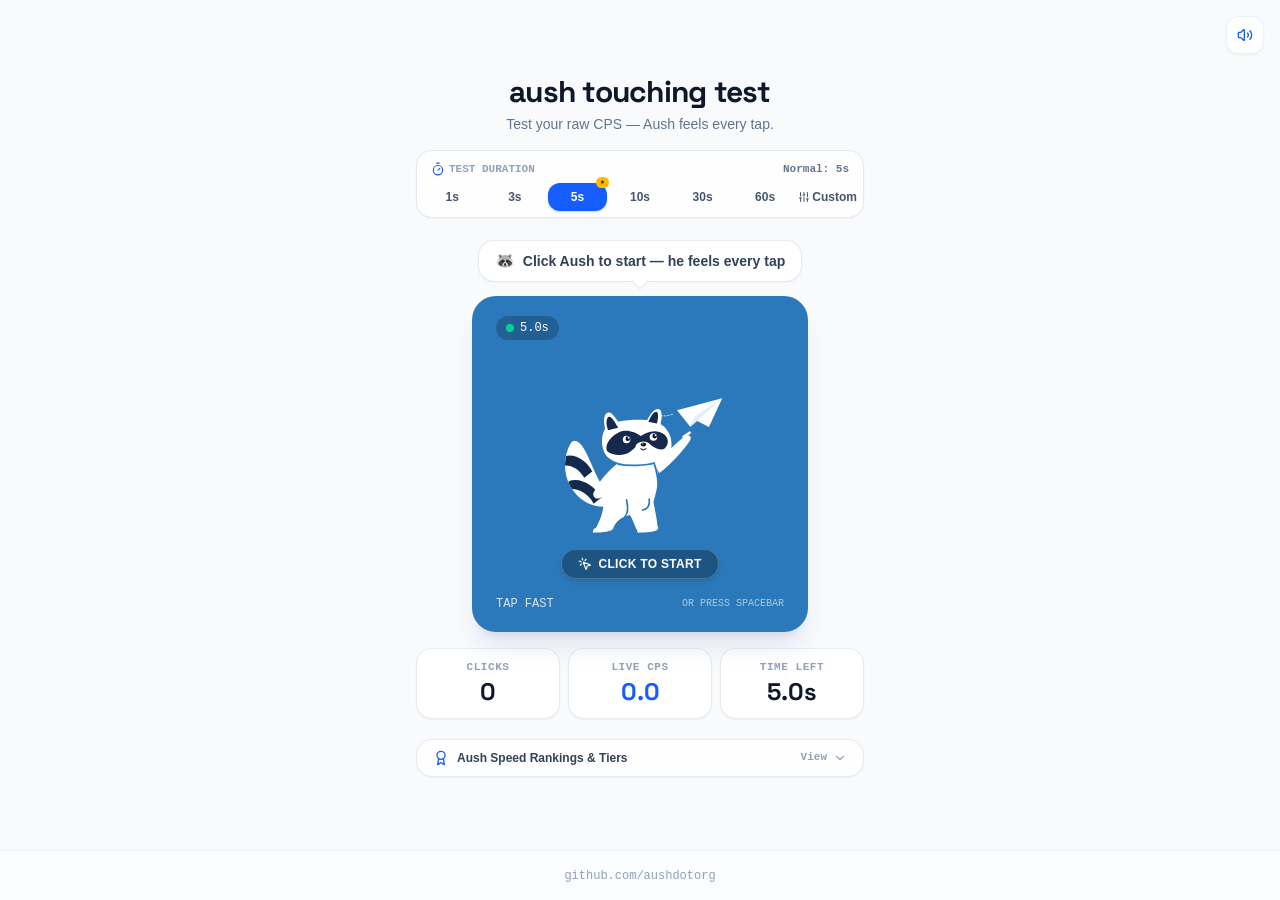
<file: index.html>
<!doctype html>
<html lang="en">
  <head>
    <meta charset="UTF-8" />
    <meta name="viewport" content="width=device-width, initial-scale=1.0" />
    <title>aush.org — aush touching test</title>
    <meta name="description" content="Test your raw clicks per second (CPS). Precision timing, live speed tiers, and deep tap telemetry." />
    <meta property="og:title" content="aush.org — aush touching test" />
    <meta property="og:description" content="Test your raw clicks per second (CPS). Precision timing, live speed tiers, and deep tap telemetry." />
    <meta property="og:type" content="website" />
    <meta name="twitter:card" content="summary_large_image" />
    <!--- <link rel="icon" type="image/svg+xml" href="/favicon.svg" /> --->
    <link rel="icon" type="image" href="/assets/icon.png" />
    <link rel="preconnect" href="https://fonts.googleapis.com">
    <link rel="preconnect" href="https://fonts.gstatic.com" crossorigin>
    <link href="https://fonts.googleapis.com/css2?family=Plus+Jakarta+Sans:wght@400;500;600;700;800&family=Space+Grotesk:wght@500;700&display=swap" rel="stylesheet">
    <script type="module" crossorigin src="/assets/index-D05J1c_V.js"></script>
    <link rel="stylesheet" crossorigin href="/assets/index-DwqJSjlF.css">
  </head>
  <body>
    <div id="root"></div>
  </body>
</html>
</file>
<file: assets/index-DwqJSjlF.css>
/*! tailwindcss v4.3.3 | MIT License | https://tailwindcss.com */
@layer properties{@supports (((-webkit-hyphens:none)) and (not (margin-trim:inline))) or ((-moz-orient:inline) and (not (color:rgb(from red r g b)))){*,:before,:after,::backdrop{--tw-translate-x:0;--tw-translate-y:0;--tw-translate-z:0;--tw-rotate-x:initial;--tw-rotate-y:initial;--tw-rotate-z:initial;--tw-skew-x:initial;--tw-skew-y:initial;--tw-space-y-reverse:0;--tw-border-style:solid;--tw-gradient-position:initial;--tw-gradient-from:#0000;--tw-gradient-via:#0000;--tw-gradient-to:#0000;--tw-gradient-stops:initial;--tw-gradient-via-stops:initial;--tw-gradient-from-position:0%;--tw-gradient-via-position:50%;--tw-gradient-to-position:100%;--tw-font-weight:initial;--tw-tracking:initial;--tw-shadow:0 0 #0000;--tw-shadow-color:initial;--tw-shadow-alpha:100%;--tw-inset-shadow:0 0 #0000;--tw-inset-shadow-color:initial;--tw-inset-shadow-alpha:100%;--tw-ring-color:initial;--tw-ring-shadow:0 0 #0000;--tw-inset-ring-color:initial;--tw-inset-ring-shadow:0 0 #0000;--tw-ring-inset:initial;--tw-ring-offset-width:0px;--tw-ring-offset-color:#fff;--tw-ring-offset-shadow:0 0 #0000;--tw-blur:initial;--tw-brightness:initial;--tw-contrast:initial;--tw-grayscale:initial;--tw-hue-rotate:initial;--tw-invert:initial;--tw-opacity:initial;--tw-saturate:initial;--tw-sepia:initial;--tw-drop-shadow:initial;--tw-drop-shadow-color:initial;--tw-drop-shadow-alpha:100%;--tw-drop-shadow-size:initial;--tw-backdrop-blur:initial;--tw-backdrop-brightness:initial;--tw-backdrop-contrast:initial;--tw-backdrop-grayscale:initial;--tw-backdrop-hue-rotate:initial;--tw-backdrop-invert:initial;--tw-backdrop-opacity:initial;--tw-backdrop-saturate:initial;--tw-backdrop-sepia:initial;--tw-duration:initial;--tw-ease:initial;--tw-scale-x:1;--tw-scale-y:1;--tw-scale-z:1}}}@layer theme{:root,:host{--font-sans:-apple-system, BlinkMacSystemFont, "Segoe UI", Roboto, "Helvetica Neue", "Noto Sans", Arial, sans-serif, "Apple Color Emoji", "Segoe UI Emoji", "Segoe UI Symbol", "Noto Color Emoji";--font-mono:ui-monospace, SFMono-Regular, Menlo, Monaco, Consolas, "Liberation Mono", "Courier New", monospace;--color-orange-400:oklch(75% .183 55.934);--color-orange-500:oklch(70.5% .213 47.604);--color-amber-50:oklch(98.7% .022 95.277);--color-amber-200:oklch(92.4% .12 95.746);--color-amber-300:oklch(87.9% .169 91.605);--color-amber-400:oklch(82.8% .189 84.429);--color-amber-500:oklch(76.9% .188 70.08);--color-amber-600:oklch(66.6% .179 58.318);--color-amber-700:oklch(55.5% .163 48.998);--color-amber-950:oklch(27.9% .077 45.635);--color-yellow-300:oklch(90.5% .182 98.111);--color-emerald-50:oklch(97.9% .021 166.113);--color-emerald-200:oklch(90.5% .093 164.15);--color-emerald-400:oklch(76.5% .177 163.223);--color-emerald-500:oklch(69.6% .17 162.48);--color-emerald-700:oklch(50.8% .118 165.612);--color-sky-200:oklch(90.1% .058 230.902);--color-sky-300:oklch(82.8% .111 230.318);--color-sky-400:oklch(74.6% .16 232.661);--color-blue-50:oklch(97% .014 254.604);--color-blue-100:oklch(93.2% .032 255.585);--color-blue-200:oklch(88.2% .059 254.128);--color-blue-400:oklch(70.7% .165 254.624);--color-blue-500:oklch(62.3% .214 259.815);--color-blue-600:oklch(54.6% .245 262.881);--color-blue-700:oklch(48.8% .243 264.376);--color-blue-900:oklch(37.9% .146 265.522);--color-indigo-50:oklch(96.2% .018 272.314);--color-indigo-200:oklch(87% .065 274.039);--color-indigo-700:oklch(45.7% .24 277.023);--color-purple-50:oklch(97.7% .014 308.299);--color-purple-200:oklch(90.2% .063 306.703);--color-purple-500:oklch(62.7% .265 303.9);--color-purple-700:oklch(49.6% .265 301.924);--color-rose-50:oklch(96.9% .015 12.422);--color-rose-200:oklch(89.2% .058 10.001);--color-rose-300:oklch(81% .117 11.638);--color-rose-400:oklch(71.2% .194 13.428);--color-rose-500:oklch(64.5% .246 16.439);--color-rose-600:oklch(58.6% .253 17.585);--color-rose-700:oklch(51.4% .222 16.935);--color-slate-50:oklch(98.4% .003 247.858);--color-slate-100:oklch(96.8% .007 247.896);--color-slate-200:oklch(92.9% .013 255.508);--color-slate-300:oklch(86.9% .022 252.894);--color-slate-400:oklch(70.4% .04 256.788);--color-slate-500:oklch(55.4% .046 257.417);--color-slate-600:oklch(44.6% .043 257.281);--color-slate-700:oklch(37.2% .044 257.287);--color-slate-800:oklch(27.9% .041 260.031);--color-slate-900:oklch(20.8% .042 265.755);--color-black:#000;--color-white:#fff;--spacing:.25rem;--container-xs:20rem;--container-sm:24rem;--container-md:28rem;--container-2xl:42rem;--text-xs:.75rem;--text-xs--line-height:calc(1 / .75);--text-sm:.875rem;--text-sm--line-height:calc(1.25 / .875);--text-base:1rem;--text-base--line-height:calc(1.5 / 1);--text-lg:1.125rem;--text-lg--line-height:calc(1.75 / 1.125);--text-xl:1.25rem;--text-xl--line-height:calc(1.75 / 1.25);--text-2xl:1.5rem;--text-2xl--line-height:calc(2 / 1.5);--text-3xl:1.875rem;--text-3xl--line-height:calc(2.25 / 1.875);--text-4xl:2.25rem;--text-4xl--line-height:calc(2.5 / 2.25);--text-5xl:3rem;--text-5xl--line-height:1;--font-weight-medium:500;--font-weight-semibold:600;--font-weight-bold:700;--font-weight-extrabold:800;--font-weight-black:900;--tracking-tight:-.025em;--tracking-wide:.025em;--tracking-wider:.05em;--radius-lg:.5rem;--radius-xl:.75rem;--radius-2xl:1rem;--radius-3xl:1.5rem;--drop-shadow-sm:0 1px 2px #00000026;--ease-out:cubic-bezier(0, 0, .2, 1);--ease-in-out:cubic-bezier(.4, 0, .2, 1);--animate-pulse:pulse 2s cubic-bezier(.4, 0, .6, 1) infinite;--animate-bounce:bounce 1s infinite;--blur-xs:4px;--blur-sm:8px;--default-transition-duration:.15s;--default-transition-timing-function:cubic-bezier(.4, 0, .2, 1);--default-font-family:var(--font-sans);--default-mono-font-family:var(--font-mono)}}@layer base{*,:after,:before,::backdrop{box-sizing:border-box;border:0 solid;margin:0;padding:0}::file-selector-button{box-sizing:border-box;border:0 solid;margin:0;padding:0}html,:host{-webkit-text-size-adjust:100%;tab-size:4;line-height:1.5;font-family:var(--default-font-family,-apple-system, BlinkMacSystemFont, "Segoe UI", Roboto, "Helvetica Neue", "Noto Sans", Arial, sans-serif, "Apple Color Emoji", "Segoe UI Emoji", "Segoe UI Symbol", "Noto Color Emoji");font-feature-settings:var(--default-font-feature-settings,normal);font-variation-settings:var(--default-font-variation-settings,normal);-webkit-tap-highlight-color:transparent}hr{height:0;color:inherit;border-top-width:1px}abbr:where([title]){-webkit-text-decoration:underline dotted;text-decoration:underline dotted}h1,h2,h3,h4,h5,h6{font-size:inherit;font-weight:inherit}a{color:inherit;-webkit-text-decoration:inherit;-webkit-text-decoration:inherit;-webkit-text-decoration:inherit;-webkit-text-decoration:inherit;text-decoration:inherit}b,strong{font-weight:bolder}code,kbd,samp,pre{font-family:var(--default-mono-font-family,ui-monospace, SFMono-Regular, Menlo, Monaco, Consolas, "Liberation Mono", "Courier New", monospace);font-feature-settings:var(--default-mono-font-feature-settings,normal);font-variation-settings:var(--default-mono-font-variation-settings,normal);font-size:1em}small{font-size:80%}sub,sup{vertical-align:baseline;font-size:75%;line-height:0;position:relative}sub{bottom:-.25em}sup{top:-.5em}table{text-indent:0;border-color:inherit;border-collapse:collapse}:-moz-focusring:where(:not(iframe)){outline:auto}progress{vertical-align:baseline}summary{display:list-item}ol,ul,menu{list-style:none}img,svg,video,canvas,audio,iframe,embed,object{vertical-align:middle;display:block}img,video{max-width:100%;height:auto}button,input,select,optgroup,textarea{font:inherit;font-feature-settings:inherit;font-variation-settings:inherit;letter-spacing:inherit;color:inherit;opacity:1;background-color:#0000;border-radius:0}::file-selector-button{font:inherit;font-feature-settings:inherit;font-variation-settings:inherit;letter-spacing:inherit;color:inherit;opacity:1;background-color:#0000;border-radius:0}:where(select:is([multiple],[size])) optgroup{font-weight:bolder}:where(select:is([multiple],[size])) optgroup option{padding-inline-start:20px}::file-selector-button{margin-inline-end:4px}::placeholder{opacity:1}@supports (not ((-webkit-appearance:-apple-pay-button))) or (contain-intrinsic-size:1px){::placeholder{color:currentColor}@supports (color:color-mix(in lab, red, red)){::placeholder{color:color-mix(in oklab, currentcolor 50%, transparent)}}}textarea{resize:vertical}::-webkit-search-decoration{-webkit-appearance:none}::-webkit-date-and-time-value{min-height:1lh;text-align:inherit}::-webkit-datetime-edit{display:inline-flex}::-webkit-datetime-edit-fields-wrapper{padding:0}::-webkit-datetime-edit{padding-block:0}::-webkit-datetime-edit-year-field{padding-block:0}::-webkit-datetime-edit-month-field{padding-block:0}::-webkit-datetime-edit-day-field{padding-block:0}::-webkit-datetime-edit-hour-field{padding-block:0}::-webkit-datetime-edit-minute-field{padding-block:0}::-webkit-datetime-edit-second-field{padding-block:0}::-webkit-datetime-edit-millisecond-field{padding-block:0}::-webkit-datetime-edit-meridiem-field{padding-block:0}::-webkit-calendar-picker-indicator{line-height:1}:-moz-ui-invalid{box-shadow:none}button,input:where([type=button],[type=reset],[type=submit]){appearance:button}::file-selector-button{appearance:button}::-webkit-inner-spin-button{height:auto}::-webkit-outer-spin-button{height:auto}[hidden]:where(:not([hidden=until-found])){display:none!important}body{color:#0f172a;background-color:#f8fafc;font-family:Plus Jakarta Sans,system-ui,-apple-system,BlinkMacSystemFont,Segoe UI,Roboto,sans-serif;overflow-x:hidden}h1,h2,h3,.font-display{font-family:Space Grotesk,Plus Jakarta Sans,sans-serif}}@layer components;@layer utilities{.pointer-events-none{pointer-events:none}.absolute{position:absolute}.fixed{position:fixed}.relative{position:relative}.inset-0{inset:0}.-top-1\.5{top:calc(var(--spacing) * -1.5)}.-top-3{top:calc(var(--spacing) * -3)}.top-1\/2{top:50%}.top-4{top:calc(var(--spacing) * 4)}.-right-0\.5{right:calc(var(--spacing) * -.5)}.right-4{right:calc(var(--spacing) * 4)}.-bottom-1\.5{bottom:calc(var(--spacing) * -1.5)}.-left-12{left:calc(var(--spacing) * -12)}.left-1\/2{left:50%}.z-0{z-index:0}.z-10{z-index:10}.z-20{z-index:20}.z-30{z-index:30}.mx-auto{margin-inline:auto}.my-1{margin-block:var(--spacing)}.-mt-1{margin-top:calc(var(--spacing) * -1)}.mt-0\.5{margin-top:calc(var(--spacing) * .5)}.mt-1{margin-top:var(--spacing)}.mt-2{margin-top:calc(var(--spacing) * 2)}.mt-3{margin-top:calc(var(--spacing) * 3)}.mt-4{margin-top:calc(var(--spacing) * 4)}.mt-5{margin-top:calc(var(--spacing) * 5)}.mr-2{margin-right:calc(var(--spacing) * 2)}.mb-1{margin-bottom:var(--spacing)}.mb-1\.5{margin-bottom:calc(var(--spacing) * 1.5)}.mb-3{margin-bottom:calc(var(--spacing) * 3)}.mb-4{margin-bottom:calc(var(--spacing) * 4)}.mb-5{margin-bottom:calc(var(--spacing) * 5)}.flex{display:flex}.grid{display:grid}.hidden{display:none}.inline-flex{display:inline-flex}.h-1\.5{height:calc(var(--spacing) * 1.5)}.h-2{height:calc(var(--spacing) * 2)}.h-2\.5{height:calc(var(--spacing) * 2.5)}.h-3{height:calc(var(--spacing) * 3)}.h-3\.5{height:calc(var(--spacing) * 3.5)}.h-4{height:calc(var(--spacing) * 4)}.h-9{height:calc(var(--spacing) * 9)}.h-28{height:calc(var(--spacing) * 28)}.h-72{height:calc(var(--spacing) * 72)}.h-full{height:100%}.min-h-\[46px\]{min-height:46px}.min-h-screen{min-height:100vh}.w-1\.5{width:calc(var(--spacing) * 1.5)}.w-2{width:calc(var(--spacing) * 2)}.w-2\.5{width:calc(var(--spacing) * 2.5)}.w-3{width:calc(var(--spacing) * 3)}.w-3\.5{width:calc(var(--spacing) * 3.5)}.w-4{width:calc(var(--spacing) * 4)}.w-16{width:calc(var(--spacing) * 16)}.w-28{width:calc(var(--spacing) * 28)}.w-72{width:calc(var(--spacing) * 72)}.w-full{width:100%}.max-w-2xl{max-width:var(--container-2xl)}.max-w-md{max-width:var(--container-md)}.max-w-sm{max-width:var(--container-sm)}.max-w-xs{max-width:var(--container-xs)}.min-w-0{min-width:0}.flex-1{flex:1}.shrink-0{flex-shrink:0}.-translate-x-1\/2{--tw-translate-x:calc(calc(1 / 2 * 100%) * -1);translate:var(--tw-translate-x) var(--tw-translate-y)}.-translate-y-1\/2{--tw-translate-y:calc(calc(1 / 2 * 100%) * -1);translate:var(--tw-translate-x) var(--tw-translate-y)}.rotate-45{rotate:45deg}.transform{transform:var(--tw-rotate-x,) var(--tw-rotate-y,) var(--tw-rotate-z,) var(--tw-skew-x,) var(--tw-skew-y,)}.animate-bounce{animation:var(--animate-bounce)}.animate-pulse{animation:var(--animate-pulse)}.cursor-pointer{cursor:pointer}.touch-manipulation{touch-action:manipulation}.grid-cols-1{grid-template-columns:repeat(1,minmax(0,1fr))}.grid-cols-2{grid-template-columns:repeat(2,minmax(0,1fr))}.grid-cols-3{grid-template-columns:repeat(3,minmax(0,1fr))}.grid-cols-4{grid-template-columns:repeat(4,minmax(0,1fr))}.grid-cols-7{grid-template-columns:repeat(7,minmax(0,1fr))}.flex-col{flex-direction:column}.items-baseline{align-items:baseline}.items-center{align-items:center}.justify-between{justify-content:space-between}.justify-center{justify-content:center}.justify-end{justify-content:flex-end}.gap-0\.5{gap:calc(var(--spacing) * .5)}.gap-1{gap:var(--spacing)}.gap-1\.5{gap:calc(var(--spacing) * 1.5)}.gap-2{gap:calc(var(--spacing) * 2)}.gap-2\.5{gap:calc(var(--spacing) * 2.5)}:where(.space-y-2>:not(:last-child)){--tw-space-y-reverse:0;margin-block-start:calc(calc(var(--spacing) * 2) * var(--tw-space-y-reverse));margin-block-end:calc(calc(var(--spacing) * 2) * calc(1 - var(--tw-space-y-reverse)))}:where(.space-y-3>:not(:last-child)){--tw-space-y-reverse:0;margin-block-start:calc(calc(var(--spacing) * 3) * var(--tw-space-y-reverse));margin-block-end:calc(calc(var(--spacing) * 3) * calc(1 - var(--tw-space-y-reverse)))}.truncate{text-overflow:ellipsis;white-space:nowrap;overflow:hidden}.overflow-hidden{overflow:hidden}.overflow-visible{overflow:visible}.overflow-x-hidden{overflow-x:hidden}.rounded{border-radius:.25rem}.rounded-2xl{border-radius:var(--radius-2xl)}.rounded-3xl{border-radius:var(--radius-3xl)}.rounded-full{border-radius:2147483647px}.rounded-lg{border-radius:var(--radius-lg)}.rounded-xl{border-radius:var(--radius-xl)}.border{border-style:var(--tw-border-style);border-width:1px}.border-t{border-top-style:var(--tw-border-style);border-top-width:1px}.border-r{border-right-style:var(--tw-border-style);border-right-width:1px}.border-b{border-bottom-style:var(--tw-border-style);border-bottom-width:1px}.border-amber-200{border-color:var(--color-amber-200)}.border-blue-200{border-color:var(--color-blue-200)}.border-emerald-200{border-color:var(--color-emerald-200)}.border-emerald-400\/40{border-color:#00d29466}@supports (color:color-mix(in lab, red, red)){.border-emerald-400\/40{border-color:color-mix(in oklab, var(--color-emerald-400) 40%, transparent)}}.border-indigo-200{border-color:var(--color-indigo-200)}.border-purple-200{border-color:var(--color-purple-200)}.border-rose-200{border-color:var(--color-rose-200)}.border-rose-400\/40{border-color:#ff667f66}@supports (color:color-mix(in lab, red, red)){.border-rose-400\/40{border-color:color-mix(in oklab, var(--color-rose-400) 40%, transparent)}}.border-slate-100{border-color:var(--color-slate-100)}.border-slate-200{border-color:var(--color-slate-200)}.border-slate-200\/60{border-color:#e2e8f099}@supports (color:color-mix(in lab, red, red)){.border-slate-200\/60{border-color:color-mix(in oklab, var(--color-slate-200) 60%, transparent)}}.border-slate-200\/80{border-color:#e2e8f0cc}@supports (color:color-mix(in lab, red, red)){.border-slate-200\/80{border-color:color-mix(in oklab, var(--color-slate-200) 80%, transparent)}}.border-slate-200\/90{border-color:#e2e8f0e6}@supports (color:color-mix(in lab, red, red)){.border-slate-200\/90{border-color:color-mix(in oklab, var(--color-slate-200) 90%, transparent)}}.border-slate-300{border-color:var(--color-slate-300)}.border-slate-900{border-color:var(--color-slate-900)}.border-white\/15{border-color:#ffffff26}@supports (color:color-mix(in lab, red, red)){.border-white\/15{border-color:color-mix(in oklab, var(--color-white) 15%, transparent)}}.border-white\/20{border-color:#fff3}@supports (color:color-mix(in lab, red, red)){.border-white\/20{border-color:color-mix(in oklab, var(--color-white) 20%, transparent)}}.bg-\[\#2B79BA\]{background-color:#2b79ba}.bg-\[\#F8FAFC\]{background-color:#f8fafc}.bg-amber-50{background-color:var(--color-amber-50)}.bg-amber-400{background-color:var(--color-amber-400)}.bg-amber-500{background-color:var(--color-amber-500)}.bg-black\/20{background-color:#0003}@supports (color:color-mix(in lab, red, red)){.bg-black\/20{background-color:color-mix(in oklab, var(--color-black) 20%, transparent)}}.bg-black\/25{background-color:#00000040}@supports (color:color-mix(in lab, red, red)){.bg-black\/25{background-color:color-mix(in oklab, var(--color-black) 25%, transparent)}}.bg-black\/30{background-color:#0000004d}@supports (color:color-mix(in lab, red, red)){.bg-black\/30{background-color:color-mix(in oklab, var(--color-black) 30%, transparent)}}.bg-blue-50{background-color:var(--color-blue-50)}.bg-blue-500{background-color:var(--color-blue-500)}.bg-blue-600{background-color:var(--color-blue-600)}.bg-emerald-50{background-color:var(--color-emerald-50)}.bg-emerald-400{background-color:var(--color-emerald-400)}.bg-emerald-500{background-color:var(--color-emerald-500)}.bg-emerald-500\/35{background-color:#00bb7f59}@supports (color:color-mix(in lab, red, red)){.bg-emerald-500\/35{background-color:color-mix(in oklab, var(--color-emerald-500) 35%, transparent)}}.bg-indigo-50{background-color:var(--color-indigo-50)}.bg-purple-50{background-color:var(--color-purple-50)}.bg-rose-50{background-color:var(--color-rose-50)}.bg-rose-400{background-color:var(--color-rose-400)}.bg-rose-500{background-color:var(--color-rose-500)}.bg-rose-500\/35{background-color:#ff235759}@supports (color:color-mix(in lab, red, red)){.bg-rose-500\/35{background-color:color-mix(in oklab, var(--color-rose-500) 35%, transparent)}}.bg-slate-50{background-color:var(--color-slate-50)}.bg-slate-100{background-color:var(--color-slate-100)}.bg-slate-200{background-color:var(--color-slate-200)}.bg-slate-400{background-color:var(--color-slate-400)}.bg-slate-800{background-color:var(--color-slate-800)}.bg-slate-900{background-color:var(--color-slate-900)}.bg-white{background-color:var(--color-white)}.bg-white\/10{background-color:#ffffff1a}@supports (color:color-mix(in lab, red, red)){.bg-white\/10{background-color:color-mix(in oklab, var(--color-white) 10%, transparent)}}.bg-white\/40{background-color:#fff6}@supports (color:color-mix(in lab, red, red)){.bg-white\/40{background-color:color-mix(in oklab, var(--color-white) 40%, transparent)}}.bg-white\/70{background-color:#ffffffb3}@supports (color:color-mix(in lab, red, red)){.bg-white\/70{background-color:color-mix(in oklab, var(--color-white) 70%, transparent)}}.bg-white\/80{background-color:#fffc}@supports (color:color-mix(in lab, red, red)){.bg-white\/80{background-color:color-mix(in oklab, var(--color-white) 80%, transparent)}}.bg-gradient-to-r{--tw-gradient-position:to right in oklab;background-image:linear-gradient(var(--tw-gradient-stops))}.bg-gradient-to-tr{--tw-gradient-position:to top right in oklab;background-image:linear-gradient(var(--tw-gradient-stops))}.bg-radial{--tw-gradient-position:in oklab;background-image:radial-gradient(var(--tw-gradient-stops))}.from-amber-500{--tw-gradient-from:var(--color-amber-500);--tw-gradient-stops:var(--tw-gradient-via-stops,var(--tw-gradient-position), var(--tw-gradient-from) var(--tw-gradient-from-position), var(--tw-gradient-to) var(--tw-gradient-to-position))}.from-amber-500\/15{--tw-gradient-from:#f99c0026}@supports (color:color-mix(in lab, red, red)){.from-amber-500\/15{--tw-gradient-from:color-mix(in oklab, var(--color-amber-500) 15%, transparent)}}.from-amber-500\/15{--tw-gradient-stops:var(--tw-gradient-via-stops,var(--tw-gradient-position), var(--tw-gradient-from) var(--tw-gradient-from-position), var(--tw-gradient-to) var(--tw-gradient-to-position))}.from-rose-500\/20{--tw-gradient-from:#ff235733}@supports (color:color-mix(in lab, red, red)){.from-rose-500\/20{--tw-gradient-from:color-mix(in oklab, var(--color-rose-500) 20%, transparent)}}.from-rose-500\/20{--tw-gradient-stops:var(--tw-gradient-via-stops,var(--tw-gradient-position), var(--tw-gradient-from) var(--tw-gradient-from-position), var(--tw-gradient-to) var(--tw-gradient-to-position))}.from-white\/10{--tw-gradient-from:#ffffff1a}@supports (color:color-mix(in lab, red, red)){.from-white\/10{--tw-gradient-from:color-mix(in oklab, var(--color-white) 10%, transparent)}}.from-white\/10{--tw-gradient-stops:var(--tw-gradient-via-stops,var(--tw-gradient-position), var(--tw-gradient-from) var(--tw-gradient-from-position), var(--tw-gradient-to) var(--tw-gradient-to-position))}.via-orange-400\/10{--tw-gradient-via:#ff8b1a1a}@supports (color:color-mix(in lab, red, red)){.via-orange-400\/10{--tw-gradient-via:color-mix(in oklab, var(--color-orange-400) 10%, transparent)}}.via-orange-400\/10{--tw-gradient-via-stops:var(--tw-gradient-position), var(--tw-gradient-from) var(--tw-gradient-from-position), var(--tw-gradient-via) var(--tw-gradient-via-position), var(--tw-gradient-to) var(--tw-gradient-to-position);--tw-gradient-stops:var(--tw-gradient-via-stops)}.via-purple-500\/10{--tw-gradient-via:#ac4bff1a}@supports (color:color-mix(in lab, red, red)){.via-purple-500\/10{--tw-gradient-via:color-mix(in oklab, var(--color-purple-500) 10%, transparent)}}.via-purple-500\/10{--tw-gradient-via-stops:var(--tw-gradient-position), var(--tw-gradient-from) var(--tw-gradient-from-position), var(--tw-gradient-via) var(--tw-gradient-via-position), var(--tw-gradient-to) var(--tw-gradient-to-position);--tw-gradient-stops:var(--tw-gradient-via-stops)}.to-orange-500{--tw-gradient-to:var(--color-orange-500);--tw-gradient-stops:var(--tw-gradient-via-stops,var(--tw-gradient-position), var(--tw-gradient-from) var(--tw-gradient-from-position), var(--tw-gradient-to) var(--tw-gradient-to-position))}.to-transparent{--tw-gradient-to:transparent;--tw-gradient-stops:var(--tw-gradient-via-stops,var(--tw-gradient-position), var(--tw-gradient-from) var(--tw-gradient-from-position), var(--tw-gradient-to) var(--tw-gradient-to-position))}.stroke-\[2\.5\]{stroke-width:2.5px}.stroke-\[2\]{stroke-width:2px}.p-1\.5{padding:calc(var(--spacing) * 1.5)}.p-2{padding:calc(var(--spacing) * 2)}.p-2\.5{padding:calc(var(--spacing) * 2.5)}.p-3{padding:calc(var(--spacing) * 3)}.p-3\.5{padding:calc(var(--spacing) * 3.5)}.p-4{padding:calc(var(--spacing) * 4)}.p-5{padding:calc(var(--spacing) * 5)}.px-1{padding-inline:var(--spacing)}.px-1\.5{padding-inline:calc(var(--spacing) * 1.5)}.px-2{padding-inline:calc(var(--spacing) * 2)}.px-2\.5{padding-inline:calc(var(--spacing) * 2.5)}.px-3{padding-inline:calc(var(--spacing) * 3)}.px-3\.5{padding-inline:calc(var(--spacing) * 3.5)}.px-4{padding-inline:calc(var(--spacing) * 4)}.py-0\.5{padding-block:calc(var(--spacing) * .5)}.py-1{padding-block:var(--spacing)}.py-1\.5{padding-block:calc(var(--spacing) * 1.5)}.py-2{padding-block:calc(var(--spacing) * 2)}.py-2\.5{padding-block:calc(var(--spacing) * 2.5)}.py-3{padding-block:calc(var(--spacing) * 3)}.py-4{padding-block:calc(var(--spacing) * 4)}.pt-1{padding-top:var(--spacing)}.pt-2{padding-top:calc(var(--spacing) * 2)}.pt-3{padding-top:calc(var(--spacing) * 3)}.pb-1{padding-bottom:var(--spacing)}.pb-1\.5{padding-bottom:calc(var(--spacing) * 1.5)}.pb-2{padding-bottom:calc(var(--spacing) * 2)}.pb-3{padding-bottom:calc(var(--spacing) * 3)}.text-center{text-align:center}.text-left{text-align:left}.text-right{text-align:right}.font-mono{font-family:var(--font-mono)}.font-sans{font-family:var(--font-sans)}.text-2xl{font-size:var(--text-2xl);line-height:var(--tw-leading,var(--text-2xl--line-height))}.text-4xl{font-size:var(--text-4xl);line-height:var(--tw-leading,var(--text-4xl--line-height))}.text-base{font-size:var(--text-base);line-height:var(--tw-leading,var(--text-base--line-height))}.text-lg{font-size:var(--text-lg);line-height:var(--tw-leading,var(--text-lg--line-height))}.text-sm{font-size:var(--text-sm);line-height:var(--tw-leading,var(--text-sm--line-height))}.text-xl{font-size:var(--text-xl);line-height:var(--tw-leading,var(--text-xl--line-height))}.text-xs{font-size:var(--text-xs);line-height:var(--tw-leading,var(--text-xs--line-height))}.text-\[8px\]{font-size:8px}.text-\[9px\]{font-size:9px}.text-\[10px\]{font-size:10px}.text-\[11px\]{font-size:11px}.font-black{--tw-font-weight:var(--font-weight-black);font-weight:var(--font-weight-black)}.font-bold{--tw-font-weight:var(--font-weight-bold);font-weight:var(--font-weight-bold)}.font-extrabold{--tw-font-weight:var(--font-weight-extrabold);font-weight:var(--font-weight-extrabold)}.font-medium{--tw-font-weight:var(--font-weight-medium);font-weight:var(--font-weight-medium)}.font-semibold{--tw-font-weight:var(--font-weight-semibold);font-weight:var(--font-weight-semibold)}.tracking-tight{--tw-tracking:var(--tracking-tight);letter-spacing:var(--tracking-tight)}.tracking-wide{--tw-tracking:var(--tracking-wide);letter-spacing:var(--tracking-wide)}.tracking-wider{--tw-tracking:var(--tracking-wider);letter-spacing:var(--tracking-wider)}.text-amber-300{color:var(--color-amber-300)}.text-amber-500{color:var(--color-amber-500)}.text-amber-600{color:var(--color-amber-600)}.text-amber-700{color:var(--color-amber-700)}.text-amber-950{color:var(--color-amber-950)}.text-blue-500{color:var(--color-blue-500)}.text-blue-600{color:var(--color-blue-600)}.text-blue-700{color:var(--color-blue-700)}.text-emerald-200{color:var(--color-emerald-200)}.text-emerald-700{color:var(--color-emerald-700)}.text-indigo-700{color:var(--color-indigo-700)}.text-purple-500{color:var(--color-purple-500)}.text-purple-700{color:var(--color-purple-700)}.text-rose-200{color:var(--color-rose-200)}.text-rose-300{color:var(--color-rose-300)}.text-rose-500{color:var(--color-rose-500)}.text-rose-600{color:var(--color-rose-600)}.text-rose-700{color:var(--color-rose-700)}.text-sky-200{color:var(--color-sky-200)}.text-sky-400{color:var(--color-sky-400)}.text-slate-400{color:var(--color-slate-400)}.text-slate-500{color:var(--color-slate-500)}.text-slate-600{color:var(--color-slate-600)}.text-slate-700{color:var(--color-slate-700)}.text-slate-800{color:var(--color-slate-800)}.text-slate-900{color:var(--color-slate-900)}.text-white{color:var(--color-white)}.text-white\/60{color:#fff9}@supports (color:color-mix(in lab, red, red)){.text-white\/60{color:color-mix(in oklab, var(--color-white) 60%, transparent)}}.text-white\/80{color:#fffc}@supports (color:color-mix(in lab, red, red)){.text-white\/80{color:color-mix(in oklab, var(--color-white) 80%, transparent)}}.text-yellow-300{color:var(--color-yellow-300)}.lowercase{text-transform:lowercase}.uppercase{text-transform:uppercase}.italic{font-style:italic}.opacity-0{opacity:0}.shadow-2xl{--tw-shadow:0 25px 50px -12px var(--tw-shadow-color,#00000040);box-shadow:var(--tw-inset-shadow), var(--tw-inset-ring-shadow), var(--tw-ring-offset-shadow), var(--tw-ring-shadow), var(--tw-shadow)}.shadow-lg{--tw-shadow:0 10px 15px -3px var(--tw-shadow-color,#0000001a), 0 4px 6px -4px var(--tw-shadow-color,#0000001a);box-shadow:var(--tw-inset-shadow), var(--tw-inset-ring-shadow), var(--tw-ring-offset-shadow), var(--tw-ring-shadow), var(--tw-shadow)}.shadow-md{--tw-shadow:0 4px 6px -1px var(--tw-shadow-color,#0000001a), 0 2px 4px -2px var(--tw-shadow-color,#0000001a);box-shadow:var(--tw-inset-shadow), var(--tw-inset-ring-shadow), var(--tw-ring-offset-shadow), var(--tw-ring-shadow), var(--tw-shadow)}.shadow-sm{--tw-shadow:0 1px 3px 0 var(--tw-shadow-color,#0000001a), 0 1px 2px -1px var(--tw-shadow-color,#0000001a);box-shadow:var(--tw-inset-shadow), var(--tw-inset-ring-shadow), var(--tw-ring-offset-shadow), var(--tw-ring-shadow), var(--tw-shadow)}.shadow-xl{--tw-shadow:0 20px 25px -5px var(--tw-shadow-color,#0000001a), 0 8px 10px -6px var(--tw-shadow-color,#0000001a);box-shadow:var(--tw-inset-shadow), var(--tw-inset-ring-shadow), var(--tw-ring-offset-shadow), var(--tw-ring-shadow), var(--tw-shadow)}.shadow-xs{--tw-shadow:0 1px 2px 0 var(--tw-shadow-color,#0000000d);box-shadow:var(--tw-inset-shadow), var(--tw-inset-ring-shadow), var(--tw-ring-offset-shadow), var(--tw-ring-shadow), var(--tw-shadow)}.ring-2{--tw-ring-shadow:var(--tw-ring-inset,) 0 0 0 calc(2px + var(--tw-ring-offset-width)) var(--tw-ring-color,currentcolor);box-shadow:var(--tw-inset-shadow), var(--tw-inset-ring-shadow), var(--tw-ring-offset-shadow), var(--tw-ring-shadow), var(--tw-shadow)}.ring-4{--tw-ring-shadow:var(--tw-ring-inset,) 0 0 0 calc(4px + var(--tw-ring-offset-width)) var(--tw-ring-color,currentcolor);box-shadow:var(--tw-inset-shadow), var(--tw-inset-ring-shadow), var(--tw-ring-offset-shadow), var(--tw-ring-shadow), var(--tw-shadow)}.shadow-amber-500\/40{--tw-shadow-color:#f99c0066}@supports (color:color-mix(in lab, red, red)){.shadow-amber-500\/40{--tw-shadow-color:color-mix(in oklab, color-mix(in oklab, var(--color-amber-500) 40%, transparent) var(--tw-shadow-alpha), transparent)}}.shadow-blue-500\/25{--tw-shadow-color:#3080ff40}@supports (color:color-mix(in lab, red, red)){.shadow-blue-500\/25{--tw-shadow-color:color-mix(in oklab, color-mix(in oklab, var(--color-blue-500) 25%, transparent) var(--tw-shadow-alpha), transparent)}}.shadow-blue-500\/30{--tw-shadow-color:#3080ff4d}@supports (color:color-mix(in lab, red, red)){.shadow-blue-500\/30{--tw-shadow-color:color-mix(in oklab, color-mix(in oklab, var(--color-blue-500) 30%, transparent) var(--tw-shadow-alpha), transparent)}}.shadow-blue-900\/10{--tw-shadow-color:#1c398e1a}@supports (color:color-mix(in lab, red, red)){.shadow-blue-900\/10{--tw-shadow-color:color-mix(in oklab, color-mix(in oklab, var(--color-blue-900) 10%, transparent) var(--tw-shadow-alpha), transparent)}}.shadow-blue-900\/15{--tw-shadow-color:#1c398e26}@supports (color:color-mix(in lab, red, red)){.shadow-blue-900\/15{--tw-shadow-color:color-mix(in oklab, color-mix(in oklab, var(--color-blue-900) 15%, transparent) var(--tw-shadow-alpha), transparent)}}.shadow-blue-900\/20{--tw-shadow-color:#1c398e33}@supports (color:color-mix(in lab, red, red)){.shadow-blue-900\/20{--tw-shadow-color:color-mix(in oklab, color-mix(in oklab, var(--color-blue-900) 20%, transparent) var(--tw-shadow-alpha), transparent)}}.shadow-rose-500\/50{--tw-shadow-color:#ff235780}@supports (color:color-mix(in lab, red, red)){.shadow-rose-500\/50{--tw-shadow-color:color-mix(in oklab, color-mix(in oklab, var(--color-rose-500) 50%, transparent) var(--tw-shadow-alpha), transparent)}}.shadow-sky-400\/35{--tw-shadow-color:#00bcfe59}@supports (color:color-mix(in lab, red, red)){.shadow-sky-400\/35{--tw-shadow-color:color-mix(in oklab, color-mix(in oklab, var(--color-sky-400) 35%, transparent) var(--tw-shadow-alpha), transparent)}}.shadow-slate-100{--tw-shadow-color:oklch(96.8% .007 247.896)}@supports (color:color-mix(in lab, red, red)){.shadow-slate-100{--tw-shadow-color:color-mix(in oklab, var(--color-slate-100) var(--tw-shadow-alpha), transparent)}}.shadow-slate-200\/50{--tw-shadow-color:#e2e8f080}@supports (color:color-mix(in lab, red, red)){.shadow-slate-200\/50{--tw-shadow-color:color-mix(in oklab, color-mix(in oklab, var(--color-slate-200) 50%, transparent) var(--tw-shadow-alpha), transparent)}}.ring-amber-400{--tw-ring-color:var(--color-amber-400)}.ring-blue-400\/40{--tw-ring-color:#54a2ff66}@supports (color:color-mix(in lab, red, red)){.ring-blue-400\/40{--tw-ring-color:color-mix(in oklab, var(--color-blue-400) 40%, transparent)}}.ring-rose-400{--tw-ring-color:var(--color-rose-400)}.ring-sky-300{--tw-ring-color:var(--color-sky-300)}.drop-shadow-sm{--tw-drop-shadow-size:drop-shadow(0 1px 2px var(--tw-drop-shadow-color,#00000026));--tw-drop-shadow:drop-shadow(var(--drop-shadow-sm));filter:var(--tw-blur,) var(--tw-brightness,) var(--tw-contrast,) var(--tw-grayscale,) var(--tw-hue-rotate,) var(--tw-invert,) var(--tw-saturate,) var(--tw-sepia,) var(--tw-drop-shadow,)}.filter{filter:var(--tw-blur,) var(--tw-brightness,) var(--tw-contrast,) var(--tw-grayscale,) var(--tw-hue-rotate,) var(--tw-invert,) var(--tw-saturate,) var(--tw-sepia,) var(--tw-drop-shadow,)}.backdrop-blur-sm{--tw-backdrop-blur:blur(var(--blur-sm));-webkit-backdrop-filter:var(--tw-backdrop-blur,) var(--tw-backdrop-brightness,) var(--tw-backdrop-contrast,) var(--tw-backdrop-grayscale,) var(--tw-backdrop-hue-rotate,) var(--tw-backdrop-invert,) var(--tw-backdrop-opacity,) var(--tw-backdrop-saturate,) var(--tw-backdrop-sepia,);backdrop-filter:var(--tw-backdrop-blur,) var(--tw-backdrop-brightness,) var(--tw-backdrop-contrast,) var(--tw-backdrop-grayscale,) var(--tw-backdrop-hue-rotate,) var(--tw-backdrop-invert,) var(--tw-backdrop-opacity,) var(--tw-backdrop-saturate,) var(--tw-backdrop-sepia,)}.backdrop-blur-xs{--tw-backdrop-blur:blur(var(--blur-xs));-webkit-backdrop-filter:var(--tw-backdrop-blur,) var(--tw-backdrop-brightness,) var(--tw-backdrop-contrast,) var(--tw-backdrop-grayscale,) var(--tw-backdrop-hue-rotate,) var(--tw-backdrop-invert,) var(--tw-backdrop-opacity,) var(--tw-backdrop-saturate,) var(--tw-backdrop-sepia,);backdrop-filter:var(--tw-backdrop-blur,) var(--tw-backdrop-brightness,) var(--tw-backdrop-contrast,) var(--tw-backdrop-grayscale,) var(--tw-backdrop-hue-rotate,) var(--tw-backdrop-invert,) var(--tw-backdrop-opacity,) var(--tw-backdrop-saturate,) var(--tw-backdrop-sepia,)}.transition{transition-property:color,background-color,border-color,outline-color,text-decoration-color,fill,stroke,--tw-gradient-from,--tw-gradient-via,--tw-gradient-to,opacity,box-shadow,transform,translate,scale,rotate,filter,-webkit-backdrop-filter,backdrop-filter,display,content-visibility,overlay,pointer-events;transition-timing-function:var(--tw-ease,var(--default-transition-timing-function));transition-duration:var(--tw-duration,var(--default-transition-duration))}.transition-all{transition-property:all;transition-timing-function:var(--tw-ease,var(--default-transition-timing-function));transition-duration:var(--tw-duration,var(--default-transition-duration))}.transition-colors{transition-property:color,background-color,border-color,outline-color,text-decoration-color,fill,stroke,--tw-gradient-from,--tw-gradient-via,--tw-gradient-to;transition-timing-function:var(--tw-ease,var(--default-transition-timing-function));transition-duration:var(--tw-duration,var(--default-transition-duration))}.transition-opacity{transition-property:opacity;transition-timing-function:var(--tw-ease,var(--default-transition-timing-function));transition-duration:var(--tw-duration,var(--default-transition-duration))}.transition-transform{transition-property:transform,translate,scale,rotate;transition-timing-function:var(--tw-ease,var(--default-transition-timing-function));transition-duration:var(--tw-duration,var(--default-transition-duration))}.duration-75{--tw-duration:75ms;transition-duration:75ms}.duration-100{--tw-duration:.1s;transition-duration:.1s}.duration-150{--tw-duration:.15s;transition-duration:.15s}.duration-200{--tw-duration:.2s;transition-duration:.2s}.duration-300{--tw-duration:.3s;transition-duration:.3s}.ease-in-out{--tw-ease:var(--ease-in-out);transition-timing-function:var(--ease-in-out)}.ease-out{--tw-ease:var(--ease-out);transition-timing-function:var(--ease-out)}.outline-none{--tw-outline-style:none;outline-style:none}.select-none{-webkit-user-select:none;user-select:none}.selection\:bg-blue-100 ::selection{background-color:var(--color-blue-100)}.selection\:bg-blue-100::selection{background-color:var(--color-blue-100)}.selection\:text-blue-900 ::selection{color:var(--color-blue-900)}.selection\:text-blue-900::selection{color:var(--color-blue-900)}@media (hover:hover){.hover\:scale-105:hover{--tw-scale-x:105%;--tw-scale-y:105%;--tw-scale-z:105%;scale:var(--tw-scale-x) var(--tw-scale-y)}.hover\:bg-blue-700:hover{background-color:var(--color-blue-700)}.hover\:bg-slate-100:hover{background-color:var(--color-slate-100)}.hover\:bg-slate-100\/80:hover{background-color:#f1f5f9cc}@supports (color:color-mix(in lab, red, red)){.hover\:bg-slate-100\/80:hover{background-color:color-mix(in oklab, var(--color-slate-100) 80%, transparent)}}.hover\:bg-slate-900:hover{background-color:var(--color-slate-900)}.hover\:bg-white:hover{background-color:var(--color-white)}.hover\:text-slate-700:hover{color:var(--color-slate-700)}.hover\:text-slate-800:hover{color:var(--color-slate-800)}.hover\:text-slate-900:hover{color:var(--color-slate-900)}}.focus\:outline-blue-500:focus{outline-color:var(--color-blue-500)}.active\:scale-95:active{--tw-scale-x:95%;--tw-scale-y:95%;--tw-scale-z:95%;scale:var(--tw-scale-x) var(--tw-scale-y)}.active\:scale-\[0\.97\]:active{scale:.97}.active\:scale-\[0\.98\]:active{scale:.98}.active\:brightness-95:active{--tw-brightness:brightness(95%);filter:var(--tw-blur,) var(--tw-brightness,) var(--tw-contrast,) var(--tw-grayscale,) var(--tw-hue-rotate,) var(--tw-invert,) var(--tw-saturate,) var(--tw-sepia,) var(--tw-drop-shadow,)}.disabled\:cursor-not-allowed:disabled{cursor:not-allowed}.disabled\:opacity-50:disabled{opacity:.5}@media (width>=40rem){.sm\:inline{display:inline}.sm\:h-32{height:calc(var(--spacing) * 32)}.sm\:h-84{height:calc(var(--spacing) * 84)}.sm\:w-32{width:calc(var(--spacing) * 32)}.sm\:w-84{width:calc(var(--spacing) * 84)}.sm\:p-6{padding:calc(var(--spacing) * 6)}.sm\:py-6{padding-block:calc(var(--spacing) * 6)}.sm\:text-2xl{font-size:var(--text-2xl);line-height:var(--tw-leading,var(--text-2xl--line-height))}.sm\:text-3xl{font-size:var(--text-3xl);line-height:var(--tw-leading,var(--text-3xl--line-height))}.sm\:text-5xl{font-size:var(--text-5xl);line-height:var(--tw-leading,var(--text-5xl--line-height))}.sm\:text-lg{font-size:var(--text-lg);line-height:var(--tw-leading,var(--text-lg--line-height))}.sm\:text-sm{font-size:var(--text-sm);line-height:var(--tw-leading,var(--text-sm--line-height))}.sm\:text-xl{font-size:var(--text-xl);line-height:var(--tw-leading,var(--text-xl--line-height))}}}@keyframes planeFloat{0%,to{transform:translateY(0)rotate(0)}50%{transform:translateY(-8px)rotate(4deg)}}@keyframes tailWag{0%,to{transform:rotate(0)}50%{transform:rotate(18deg)}}@keyframes earTwitch{0%,90%,to{transform:rotate(0)}95%{transform:rotate(-10deg)}}@keyframes gentleBounce{0%,to{transform:translateY(0)}50%{transform:translateY(-5px)}}.animate-plane-float{animation:3s ease-in-out infinite planeFloat}.animate-tail-wag{transform-origin:0 100%;animation:1.8s ease-in-out infinite tailWag}.animate-gentle-bounce{animation:2s ease-in-out infinite gentleBounce}@property --tw-translate-x{syntax:"*";inherits:false;initial-value:0}@property --tw-translate-y{syntax:"*";inherits:false;initial-value:0}@property --tw-translate-z{syntax:"*";inherits:false;initial-value:0}@property --tw-rotate-x{syntax:"*";inherits:false}@property --tw-rotate-y{syntax:"*";inherits:false}@property --tw-rotate-z{syntax:"*";inherits:false}@property --tw-skew-x{syntax:"*";inherits:false}@property --tw-skew-y{syntax:"*";inherits:false}@property --tw-space-y-reverse{syntax:"*";inherits:false;initial-value:0}@property --tw-border-style{syntax:"*";inherits:false;initial-value:solid}@property --tw-gradient-position{syntax:"*";inherits:false}@property --tw-gradient-from{syntax:"<color>";inherits:false;initial-value:#0000}@property --tw-gradient-via{syntax:"<color>";inherits:false;initial-value:#0000}@property --tw-gradient-to{syntax:"<color>";inherits:false;initial-value:#0000}@property --tw-gradient-stops{syntax:"*";inherits:false}@property --tw-gradient-via-stops{syntax:"*";inherits:false}@property --tw-gradient-from-position{syntax:"<length-percentage>";inherits:false;initial-value:0%}@property --tw-gradient-via-position{syntax:"<length-percentage>";inherits:false;initial-value:50%}@property --tw-gradient-to-position{syntax:"<length-percentage>";inherits:false;initial-value:100%}@property --tw-font-weight{syntax:"*";inherits:false}@property --tw-tracking{syntax:"*";inherits:false}@property --tw-shadow{syntax:"*";inherits:false;initial-value:0 0 #0000}@property --tw-shadow-color{syntax:"*";inherits:false}@property --tw-shadow-alpha{syntax:"<percentage>";inherits:false;initial-value:100%}@property --tw-inset-shadow{syntax:"*";inherits:false;initial-value:0 0 #0000}@property --tw-inset-shadow-color{syntax:"*";inherits:false}@property --tw-inset-shadow-alpha{syntax:"<percentage>";inherits:false;initial-value:100%}@property --tw-ring-color{syntax:"*";inherits:false}@property --tw-ring-shadow{syntax:"*";inherits:false;initial-value:0 0 #0000}@property --tw-inset-ring-color{syntax:"*";inherits:false}@property --tw-inset-ring-shadow{syntax:"*";inherits:false;initial-value:0 0 #0000}@property --tw-ring-inset{syntax:"*";inherits:false}@property --tw-ring-offset-width{syntax:"<length>";inherits:false;initial-value:0}@property --tw-ring-offset-color{syntax:"*";inherits:false;initial-value:#fff}@property --tw-ring-offset-shadow{syntax:"*";inherits:false;initial-value:0 0 #0000}@property --tw-blur{syntax:"*";inherits:false}@property --tw-brightness{syntax:"*";inherits:false}@property --tw-contrast{syntax:"*";inherits:false}@property --tw-grayscale{syntax:"*";inherits:false}@property --tw-hue-rotate{syntax:"*";inherits:false}@property --tw-invert{syntax:"*";inherits:false}@property --tw-opacity{syntax:"*";inherits:false}@property --tw-saturate{syntax:"*";inherits:false}@property --tw-sepia{syntax:"*";inherits:false}@property --tw-drop-shadow{syntax:"*";inherits:false}@property --tw-drop-shadow-color{syntax:"*";inherits:false}@property --tw-drop-shadow-alpha{syntax:"<percentage>";inherits:false;initial-value:100%}@property --tw-drop-shadow-size{syntax:"*";inherits:false}@property --tw-backdrop-blur{syntax:"*";inherits:false}@property --tw-backdrop-brightness{syntax:"*";inherits:false}@property --tw-backdrop-contrast{syntax:"*";inherits:false}@property --tw-backdrop-grayscale{syntax:"*";inherits:false}@property --tw-backdrop-hue-rotate{syntax:"*";inherits:false}@property --tw-backdrop-invert{syntax:"*";inherits:false}@property --tw-backdrop-opacity{syntax:"*";inherits:false}@property --tw-backdrop-saturate{syntax:"*";inherits:false}@property --tw-backdrop-sepia{syntax:"*";inherits:false}@property --tw-duration{syntax:"*";inherits:false}@property --tw-ease{syntax:"*";inherits:false}@property --tw-scale-x{syntax:"*";inherits:false;initial-value:1}@property --tw-scale-y{syntax:"*";inherits:false;initial-value:1}@property --tw-scale-z{syntax:"*";inherits:false;initial-value:1}@keyframes pulse{50%{opacity:.5}}@keyframes bounce{0%,to{animation-timing-function:cubic-bezier(.8,0,1,1);transform:translateY(-25%)}50%{animation-timing-function:cubic-bezier(0,0,.2,1);transform:none}}
</file>
